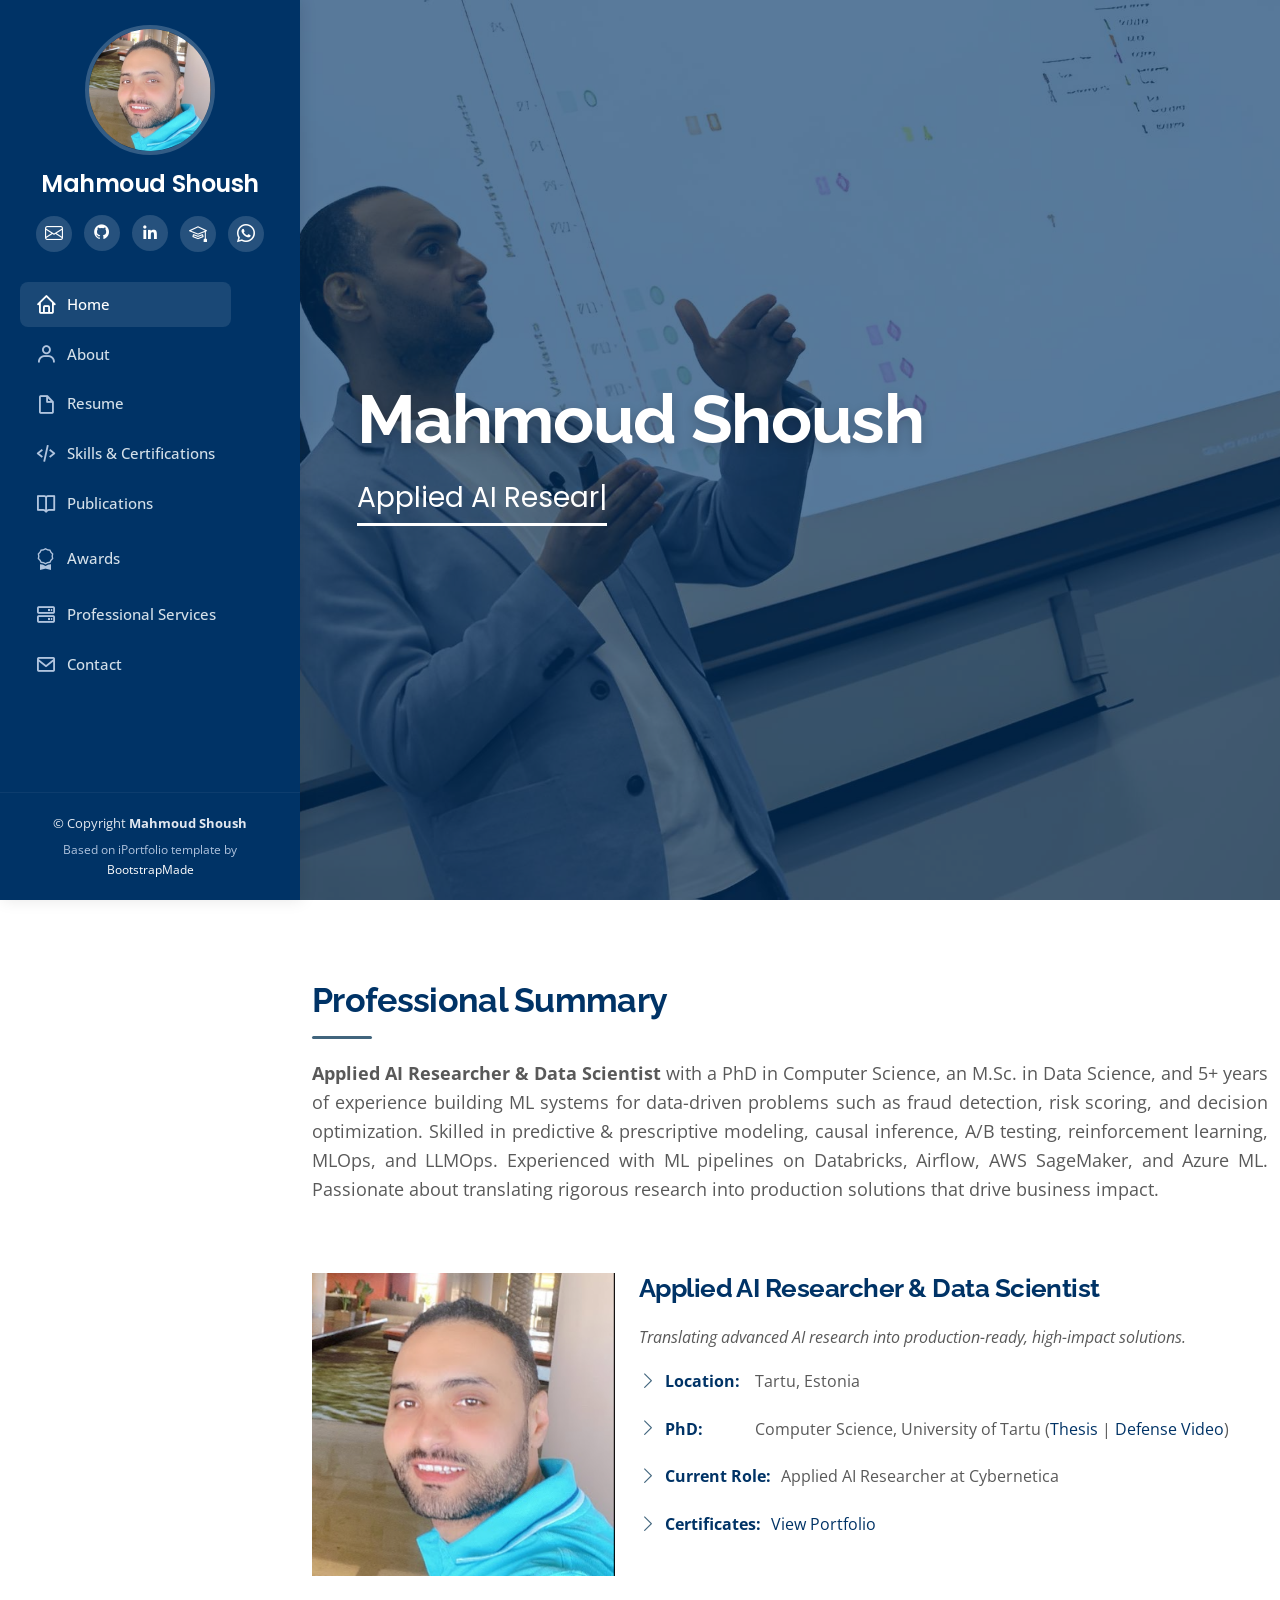
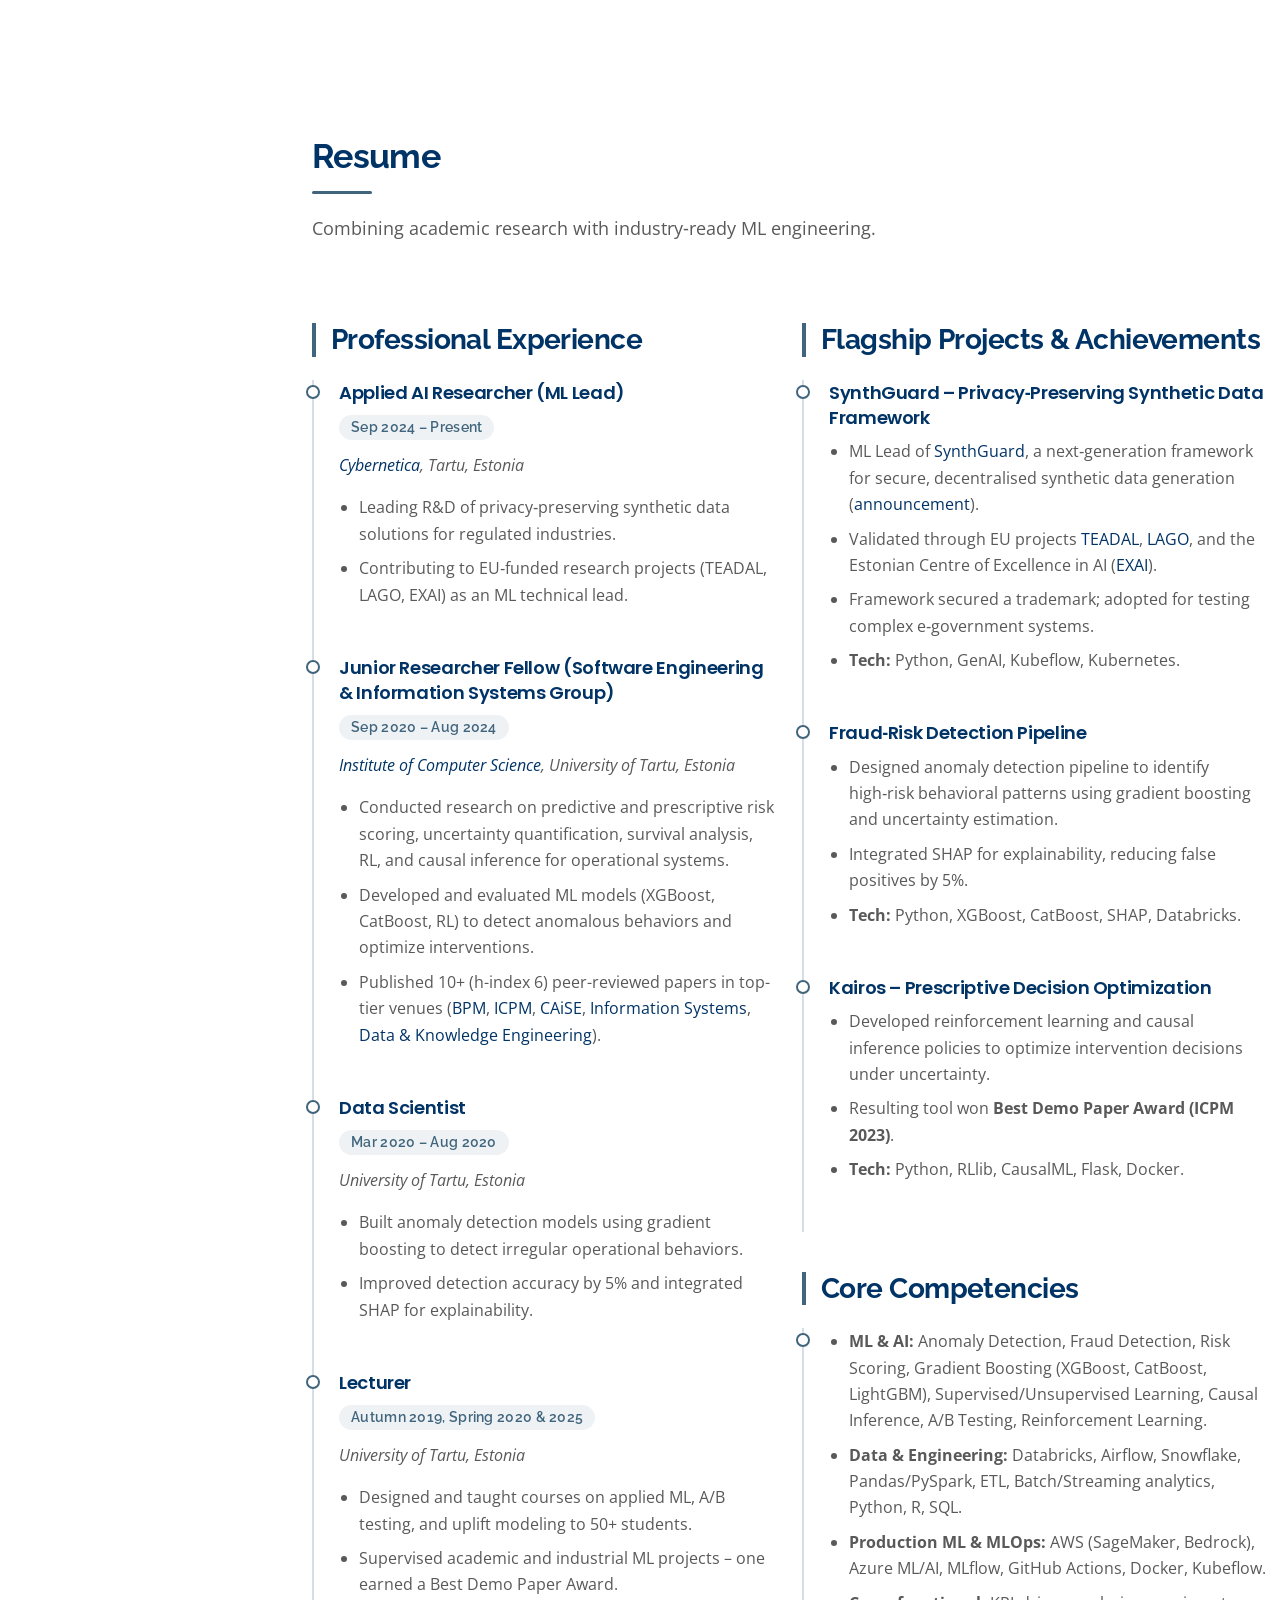
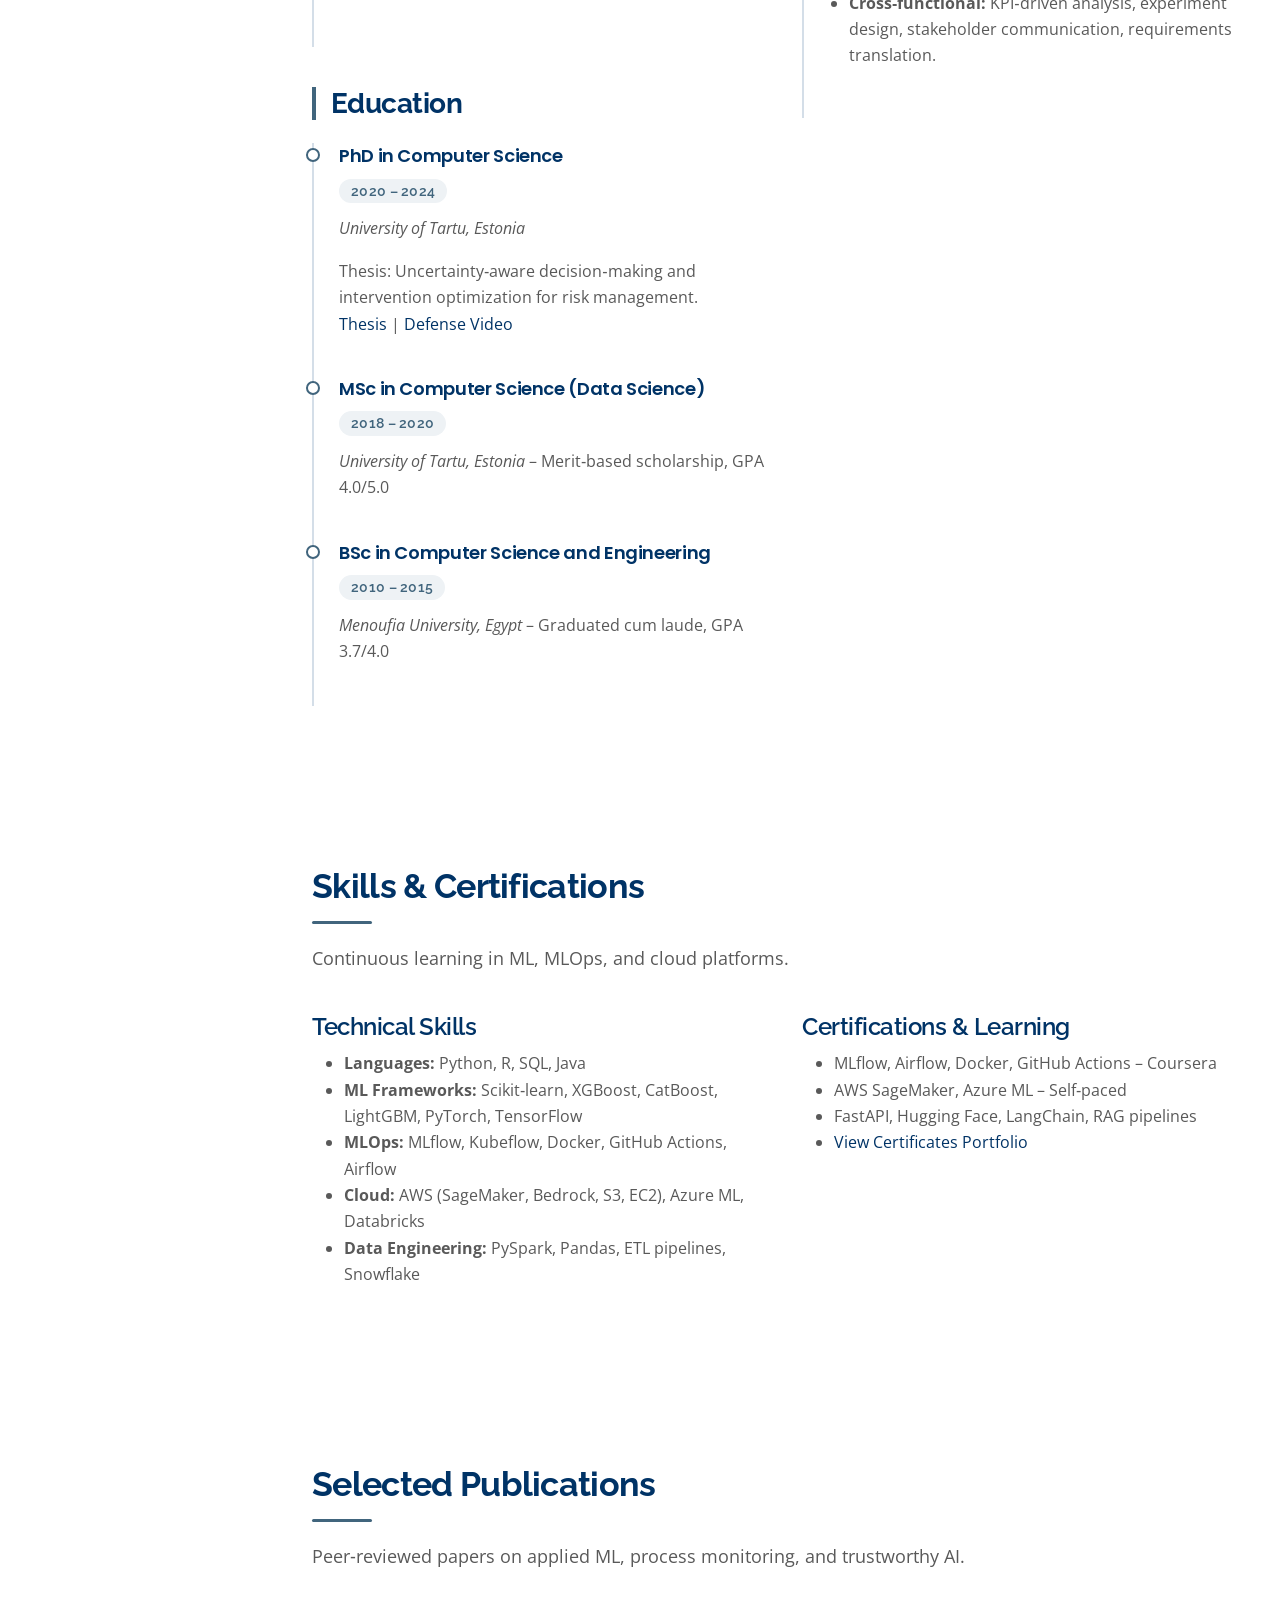
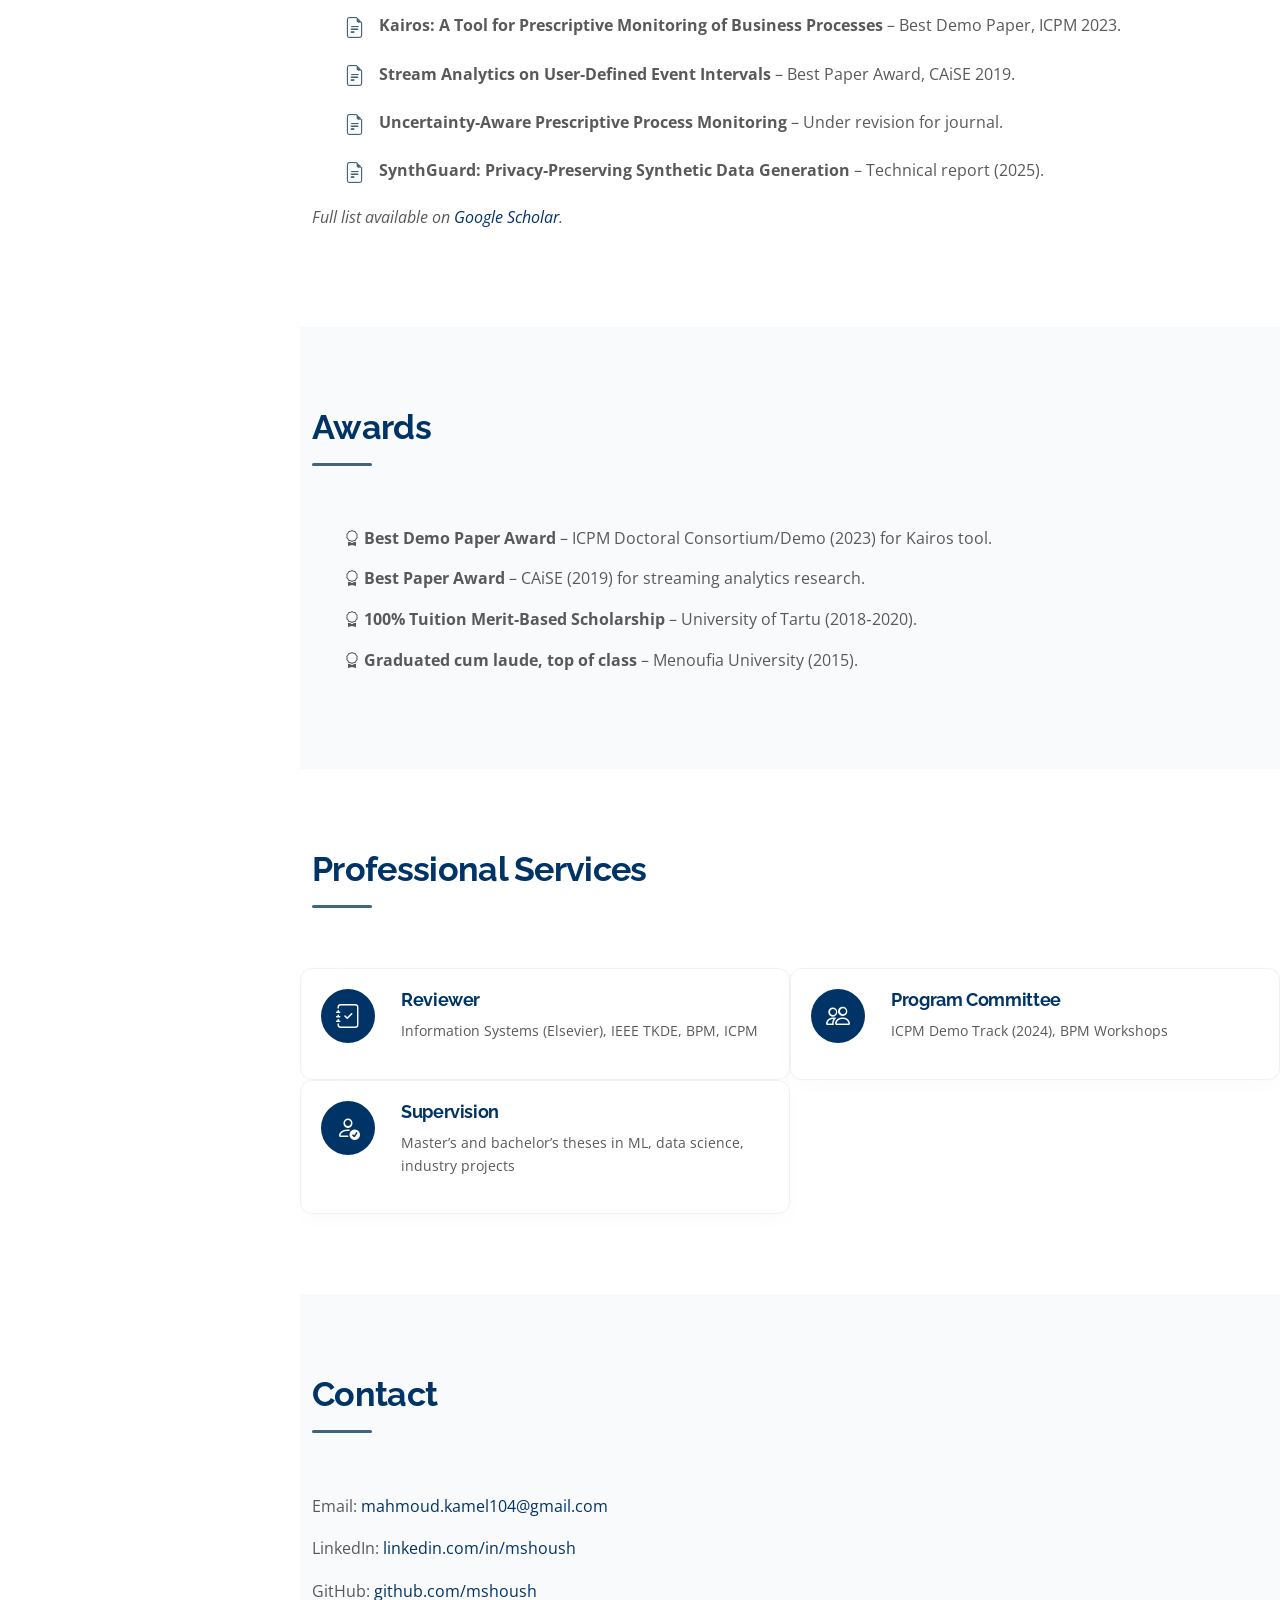
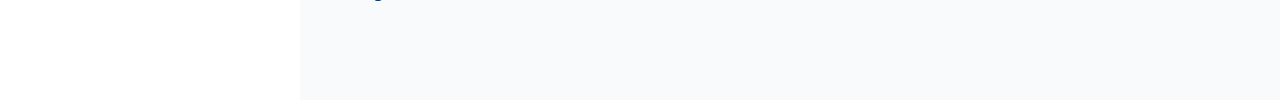
<file: index.html>
<!DOCTYPE html>
<html lang="en">

<head>
  <meta charset="utf-8">
  <meta content="width=device-width, initial-scale=1.0" name="viewport">

  <title>Mahmoud Shoush | Data Scientist & AI Researcher</title>
  <meta content="Data Scientist & AI Researcher with PhD in Computer Science. Expertise in fraud detection, prescriptive process monitoring, MLOps, and trustworthy AI." name="description">
  <meta content="Mahmoud Shoush, data scientist, fraud detection, prescriptive monitoring, reinforcement learning, MLOps, Azure, AWS" name="keywords">

  <!-- Favicons -->
  <link href="assets/img/favicon.png" rel="icon">
  <link href="assets/img/apple-touch-icon.png" rel="apple-touch-icon">

  <!-- Google Fonts -->
  <link href="https://fonts.googleapis.com/css?family=Open+Sans:300,300i,400,400i,600,600i,700,700i|Raleway:300,300i,400,400i,500,500i,600,600i,700,700i|Poppins:300,300i,400,400i,500,500i,600,600i,700,700i" rel="stylesheet">

  <!-- Vendor CSS Files -->
  <link href="assets/vendor/aos/aos.css" rel="stylesheet">
  <link href="assets/vendor/bootstrap/css/bootstrap.min.css" rel="stylesheet">
  <link href="assets/vendor/bootstrap-icons/bootstrap-icons.css" rel="stylesheet">
  <link href="assets/vendor/boxicons/css/boxicons.min.css" rel="stylesheet">
  <link href="assets/vendor/glightbox/css/glightbox.min.css" rel="stylesheet">
  <link href="assets/vendor/swiper/swiper-bundle.min.css" rel="stylesheet">

  <!-- Template Main CSS File -->
  <link href="assets/css/style.css" rel="stylesheet">

</head>

<body>

  <!-- Mobile nav toggle button -->
  <i class="bi bi-list mobile-nav-toggle d-xl-none"></i>

  <!-- Header -->
  <header id="header">
    <div class="d-flex flex-column">

      <div class="profile">
      <img src="assets/img/picture_profile.JPG" alt="Mahmoud Shoush" class="img-fluid rounded-circle">
      <h1 class="text-light"><a href="index.html">Mahmoud Shoush</a></h1>
      <div class="social-links mt-3 text-center">
        <a href="mailto:mahmoud.shoush104@gmail.com" class="email"><i class="bi bi-envelope"></i></a>
        <a href="https://github.com/mshoush" class="github"><i class="bx bxl-github"></i></a>
        <a href="https://www.linkedin.com/in/mshoush" class="linkedin"><i class="bx bxl-linkedin"></i></a>
        <a href="https://scholar.google.com/citations?user=Jw4rBlkAAAAJ&hl=en" class="google-scholar" target="_blank"><i class="bi bi-mortarboard"></i></a>
        <a href="https://wa.me/37255671302" class="whatsapp" target="_blank"><i class="bi bi-whatsapp"></i></a>
        <!-- <a href="https://etis.ee/CV/Mahmoud_Shoush" class="etis"><i class="bi bi-file-text"></i></a> -->
      </div>
    </div>

      <nav id="navbar" class="nav-menu navbar">
        <ul>
          <li><a href="#hero" class="nav-link scrollto active"><i class="bx bx-home"></i> <span>Home</span></a></li>
          <li><a href="#about" class="nav-link scrollto"><i class="bx bx-user"></i> <span>About</span></a></li>
          <li><a href="#resume" class="nav-link scrollto"><i class="bx bx-file-blank"></i> <span>Resume</span></a></li>
          <li><a href="#skills" class="nav-link scrollto"><i class="bx bx-code-alt"></i> <span>Skills & Certifications</span></a></li>
          <li><a href="#publications" class="nav-link scrollto"><i class="bx bx-book-open"></i> <span>Publications</span></a></li>
          <li><a href="#awards" class="nav-link scrollto"><i class="bi bi-award"></i> <span>Awards</span></a></li>
          <li><a href="#services" class="nav-link scrollto"><i class="bx bx-server"></i> <span>Professional Services</span></a></li>
          <li><a href="#contact" class="nav-link scrollto"><i class="bx bx-envelope"></i> <span>Contact</span></a></li>
        </ul>
      </nav>
    </div>
  </header>

  <!-- Hero Section -->
  <section id="hero" class="d-flex flex-column justify-content-center align-items-center">
    <div class="hero-container" data-aos="fade-in">
      <h1>Mahmoud Shoush</h1>
      <p><span class="typed" data-typed-items="Applied AI Researcher & Data Scientist"></span></p>
    </div>
  </section>

  <main id="main">

    <!-- About Section (Professional Summary) -->
    <section id="about" class="about">
      <div class="container">
        <div class="section-title">
          <h2>Professional Summary</h2>
          <p style="text-align: justify;">
            <strong>Applied AI Researcher & Data Scientist</strong> with a PhD in Computer Science, an M.Sc. in Data Science, and 5+ years of experience building ML systems for data-driven problems such as fraud detection, risk scoring, and decision optimization. Skilled in predictive & prescriptive modeling, causal inference, A/B testing, reinforcement learning, MLOps, and LLMOps. Experienced with ML pipelines on Databricks, Airflow, AWS SageMaker, and Azure ML. Passionate about translating rigorous research into production solutions that drive business impact.
            <br><br>
            <!--
            <strong>Resources:</strong> 
            <a href="https://www.linkedin.com/in/mshoush/" target="_blank">LinkedIn</a> | 
            <a href="https://scholar.google.com/citations?hl=en&user=Jw4rBlkAAAAJ&view_op=list_works&sortby=pubdate" target="_blank">Google Scholar</a> | 
            <a href="https://cs.ut.ee/en/content/doctoral-defence-mahmoud-shoush-prescriptive-process-monitoring-under-uncertainty-and" target="_blank">PhD Thesis</a> | 
            <a href="https://uttv.ee/naita?id=37024" target="_blank">PhD Defense Video</a> |
            <a href="https://drive.google.com/drive/folders/1ywFgggIO7jaDP-JR01UO_UOkV6JaAtUA" target="_blank">Certificates portfolio</a> | 
            <a href="https://github.com/mshoush" target="_blank">GitHub</a>
            -->
          </p>
        </div>

        <div class="row">
        <div class="col-lg-4" data-aos="fade-right">
          <img src="assets/img/picture_profile.JPG" class="img-fluid" alt="Mahmoud Shoush">
        </div>
        <div class="col-lg-8 pt-4 pt-lg-0 content" data-aos="fade-left">
          <h3>Applied AI Researcher & Data Scientist</h3>
          <p class="fst-italic">
            Translating advanced AI research into production-ready, high-impact solutions.
          </p>
          <div class="row">
            <div class="col-lg-12">
              <ul>
                <li><i class="bi bi-chevron-right"></i> <strong>Location:</strong> <span>Tartu, Estonia</span></li>
                <li><i class="bi bi-chevron-right"></i> <strong>PhD:</strong> <span>Computer Science, University of Tartu 
                  (<a href="https://cs.ut.ee/en/content/doctoral-defence-mahmoud-shoush-prescriptive-process-monitoring-under-uncertainty-and" target="_blank">Thesis</a> | 
                  <a href="https://uttv.ee/naita?id=37024" target="_blank">Defense Video</a>)
                </span></li>
                <li><i class="bi bi-chevron-right"></i> <strong>Current Role:</strong> <span>Applied AI Researcher at Cybernetica</span></li>
                <li><i class="bi bi-chevron-right"></i> <strong>Certificates:</strong> <span><a href="https://drive.google.com/drive/folders/1ywFgggIO7jaDP-JR01UO_UOkV6JaAtUA" target="_blank">View Portfolio</a></span></li>
              </ul>
            </div>
          </div>
        </div>
      </div>
    </section>

        <!-- Resume Section (Experience & Education) -->
    <section id="resume" class="resume">
      <div class="container">
        <div class="section-title">
          <h2>Resume</h2>
          <p>Combining academic research with industry‑ready ML engineering.</p>
        </div>

        <div class="row">
          <!-- Left Column: Professional Experience & Education -->
          <div class="col-lg-6" data-aos="fade-up">
            <h3 class="resume-title">Professional Experience</h3>
            
            <div class="resume-item">
            <h4>Applied AI Researcher (ML Lead)</h4>
            <h5>Sep 2024 – Present</h5>
            <p><em><a href="https://cyber.ee/" target="_blank">Cybernetica</a>, Tartu, Estonia</em></p>
            <ul>
              <li>Leading R&D of privacy‑preserving synthetic data solutions for regulated industries.</li>  
              <li>Contributing to EU‑funded research projects (TEADAL, LAGO, EXAI) as an ML technical lead.</li>
            </ul>
          </div>

            <div class="resume-item">
            <h4>Junior Researcher Fellow (<a href="https://sep.cs.ut.ee/" target="_blank">Software Engineering & Information Systems Group</a>)</h4>
            <h5>Sep 2020 – Aug 2024</h5>
            <p><em><a href="https://cs.ut.ee/et" target="_blank">Institute of Computer Science</a>, University of Tartu, Estonia</em></p>
           <ul>
              <li>Conducted research on predictive and prescriptive risk scoring, uncertainty quantification, survival analysis, RL, and causal inference for operational systems.</li>
              <li>Developed and evaluated ML models (XGBoost, CatBoost, RL) to detect anomalous behaviors and optimize interventions.</li>
              <li>Published 10+ (h-index 6) peer-reviewed papers in top-tier venues (<a href="https://bpm-conference.org/" target="_blank">BPM</a>, <a href="https://icpmconference.org/" target="_blank">ICPM</a>, <a href="https://caise26.polimi.it/" target="_blank">CAiSE</a>, <a href="https://www.sciencedirect.com/journal/information-systems" target="_blank">Information Systems</a>, <a href="https://www.sciencedirect.com/journal/data-and-knowledge-engineering" target="_blank">Data & Knowledge Engineering</a>).</li>             
            </ul>
          </div>

            <div class="resume-item">
              <h4>Data Scientist</h4>
              <h5>Mar 2020 – Aug 2020</h5>
              <p><em>University of Tartu, Estonia</em></p>
              <ul>
                <li>Built anomaly detection models using gradient boosting to detect irregular operational behaviors.</li>
                <li>Improved detection accuracy by 5% and integrated SHAP for explainability.</li>
              </ul>
            </div>

            <div class="resume-item">
              <h4>Lecturer</h4>
              <h5>Autumn 2019, Spring 2020 & 2025</h5>
              <p><em>University of Tartu, Estonia</em></p>
              <ul>
                <li>Designed and taught courses on applied ML, A/B testing, and uplift modeling to 50+ students.</li>
                <li>Supervised academic and industrial ML projects – one earned a Best Demo Paper Award.</li>
              </ul>
            </div>

            <h3 class="resume-title">Education</h3>
            <div class="resume-item">
              <h4>PhD in Computer Science</h4>
              <h5>2020 – 2024</h5>
              <p><em>University of Tartu, Estonia</em></p>
              <p>Thesis: Uncertainty‑aware decision‑making and intervention optimization for risk management. <br>
              <a href="https://cs.ut.ee/en/content/doctoral-defence-mahmoud-shoush-prescriptive-process-monitoring-under-uncertainty-and" target="_blank">Thesis</a> | <a href="https://uttv.ee/naita?id=37024" target="_blank">Defense Video</a></p>
            </div>
            <div class="resume-item">
              <h4>MSc in Computer Science (Data Science)</h4>
              <h5>2018 – 2020</h5>
              <p><em>University of Tartu, Estonia</em> – Merit‑based scholarship, GPA 4.0/5.0</p>
            </div>
            <div class="resume-item">
              <h4>BSc in Computer Science and Engineering</h4>
              <h5>2010 – 2015</h5>
              <p><em>Menoufia University, Egypt</em> – Graduated cum laude, GPA 3.7/4.0</p>
            </div>
          </div>

          <!-- Right Column: Projects & Achievements -->
          <div class="col-lg-6" data-aos="fade-up" data-aos-delay="100">
            <h3 class="resume-title">Flagship Projects & Achievements</h3>
            
            <div class="resume-item">
            <h4>SynthGuard – Privacy‑Preserving Synthetic Data Framework</h4>
            <ul>
              <li>ML Lead of <a href="https://github.com/SynthGuard" target="_blank">SynthGuard</a>, a next‑generation framework for secure, decentralised synthetic data generation (<a href="https://cyber.ee/resources/news/redefining-synthetic-data-generation-with-synthguard/" target="_blank">announcement</a>).</li>              
              <li>Validated through EU projects <a href="https://teadal.eu/" target="_blank">TEADAL</a>, <a href="https://lago-europe.eu/" target="_blank">LAGO</a>, and the Estonian Centre of Excellence in AI (<a href="https://exai.ee/" target="_blank">EXAI</a>).</li>
              <li>Framework secured a trademark; adopted for testing complex e‑government systems.</li>
              <li><strong>Tech:</strong> Python, GenAI, Kubeflow, Kubernetes.</li>
            </ul>
          </div>

            <div class="resume-item">
              <h4>Fraud‑Risk Detection Pipeline</h4>
              <ul>
                <li>Designed anomaly detection pipeline to identify high‑risk behavioral patterns using gradient boosting and uncertainty estimation.</li>
                <li>Integrated SHAP for explainability, reducing false positives by 5%.</li>
                <li><strong>Tech:</strong> Python, XGBoost, CatBoost, SHAP, Databricks.</li>
              </ul>
            </div>

            <div class="resume-item">
              <h4>Kairos – Prescriptive Decision Optimization</h4>
              <ul>
                <li>Developed reinforcement learning and causal inference policies to optimize intervention decisions under uncertainty.</li>
                <li>Resulting tool won <strong>Best Demo Paper Award (ICPM 2023)</strong>.</li>
                <li><strong>Tech:</strong> Python, RLlib, CausalML, Flask, Docker.</li>
              </ul>
            </div>

            <h3 class="resume-title">Core Competencies</h3>
            <div class="resume-item">
              <ul>
                <li><strong>ML & AI:</strong> Anomaly Detection, Fraud Detection, Risk Scoring, Gradient Boosting (XGBoost, CatBoost, LightGBM), Supervised/Unsupervised Learning, Causal Inference, A/B Testing, Reinforcement Learning.</li>
                <li><strong>Data & Engineering:</strong> Databricks, Airflow, Snowflake, Pandas/PySpark, ETL, Batch/Streaming analytics, Python, R, SQL.</li>
                <li><strong>Production ML & MLOps:</strong> AWS (SageMaker, Bedrock), Azure ML/AI, MLflow, GitHub Actions, Docker, Kubeflow.</li>
                <li><strong>Cross‑functional:</strong> KPI‑driven analysis, experiment design, stakeholder communication, requirements translation.</li>
              </ul>
            </div>
          </div>
        </div>

      </div>
    </section>
    
    <!-- Skills & Certifications Section -->
    <section id="skills" class="skills">
      <div class="container">
        <div class="section-title">
          <h2>Skills & Certifications</h2>
          <p>Continuous learning in ML, MLOps, and cloud platforms.</p>
        </div>
        <div class="row">
          <div class="col-lg-6" data-aos="fade-up">
            <div class="skills-content">
              <h4>Technical Skills</h4>
              <ul>
                <li><strong>Languages:</strong> Python, R, SQL, Java</li>
                <li><strong>ML Frameworks:</strong> Scikit‑learn, XGBoost, CatBoost, LightGBM, PyTorch, TensorFlow</li>
                <li><strong>MLOps:</strong> MLflow, Kubeflow, Docker, GitHub Actions, Airflow</li>
                <li><strong>Cloud:</strong> AWS (SageMaker, Bedrock, S3, EC2), Azure ML, Databricks</li>
                <li><strong>Data Engineering:</strong> PySpark, Pandas, ETL pipelines, Snowflake</li>
              </ul>
            </div>
          </div>
          <div class="col-lg-6" data-aos="fade-up" data-aos-delay="100">
            <div class="skills-content">
              <h4>Certifications & Learning</h4>
              <ul>
                <li>MLflow, Airflow, Docker, GitHub Actions – Coursera</li>
                <li>AWS SageMaker, Azure ML – Self‑paced</li>
                <li>FastAPI, Hugging Face, LangChain, RAG pipelines</li>
                <li><a href="#">View Certificates Portfolio</a></li>
              </ul>
            </div>
          </div>
        </div>
      </div>
    </section>

    <!-- Publications Section (abbreviated – can expand later) -->
    <section id="publications" class="resume">
      <div class="container">
        <div class="section-title">
          <h2>Selected Publications</h2>
          <p>Peer‑reviewed papers on applied ML, process monitoring, and trustworthy AI.</p>
        </div>
        <ul>
          <p><i class="bi bi-file-earmark-text"></i> <b>Kairos: A Tool for Prescriptive Monitoring of Business Processes</b> – Best Demo Paper, ICPM 2023.</p>
          <p><i class="bi bi-file-earmark-text"></i> <b>Stream Analytics on User‑Defined Event Intervals</b> – Best Paper Award, CAiSE 2019.</p>
          <p><i class="bi bi-file-earmark-text"></i> <b>Uncertainty‑Aware Prescriptive Process Monitoring</b> – Under revision for journal.</p>
          <p><i class="bi bi-file-earmark-text"></i> <b>SynthGuard: Privacy‑Preserving Synthetic Data Generation</b> – Technical report (2025).</p>
        </ul>
        <p><em>Full list available on <a href="#">Google Scholar</a>.</em></p>
      </div>
    </section>

    <!-- Awards Section -->
    <section id="awards" class="resume section-bg">
      <div class="container">
        <div class="section-title">
          <h2>Awards</h2>
        </div>
        <ul>
          <p><i class="bi bi-award"></i> <strong>Best Demo Paper Award</strong> – ICPM Doctoral Consortium/Demo (2023) for Kairos tool.</p>
          <p><i class="bi bi-award"></i> <strong>Best Paper Award</strong> – CAiSE (2019) for streaming analytics research.</p>
          <p><i class="bi bi-award"></i> <strong>100% Tuition Merit‑Based Scholarship</strong> – University of Tartu (2018‑2020).</p>
          <p><i class="bi bi-award"></i> <strong>Graduated cum laude, top of class</strong> – Menoufia University (2015).</p>
        </ul>
      </div>
    </section>

    <!-- Professional Services Section -->
    <section id="services" class="services">
      <div class="container">
        <div class="section-title">
          <h2>Professional Services</h2>
        </div>
        <div class="row">
          <div class="col-lg-6 col-md-6 icon-box">
            <div class="icon"><i class="bi bi-journal-check"></i></div>
            <h4 class="title"><a href="">Reviewer</a></h4>
            <p class="description">Information Systems (Elsevier), IEEE TKDE, BPM, ICPM</p>
          </div>
          <div class="col-lg-6 col-md-6 icon-box">
            <div class="icon"><i class="bi bi-people"></i></div>
            <h4 class="title"><a href="">Program Committee</a></h4>
            <p class="description">ICPM Demo Track (2024), BPM Workshops</p>
          </div>
          <div class="col-lg-6 col-md-6 icon-box">
            <div class="icon"><i class="bi bi-person-check"></i></div>
            <h4 class="title"><a href="">Supervision</a></h4>
            <p class="description">Master’s and bachelor’s theses in ML, data science, industry projects</p>
          </div>
        </div>
      </div>
    </section>

    <!-- Contact Section (optional) -->
    <section id="contact" class="contact section-bg">
      <div class="container">
        <div class="section-title">
          <h2>Contact</h2>
        </div>
        <div class="row">
          <div class="col-lg-12">
            <p>Email: <a href="mailto:mahmoud.kamel104@gmail.com">mahmoud.kamel104@gmail.com</a></p>
            <p>LinkedIn: <a href="https://linkedin.com/in/mshoush">linkedin.com/in/mshoush</a></p>
            <p>GitHub: <a href="https://github.com/mshoush">github.com/mshoush</a></p>
          </div>
        </div>
      </div>
    </section>

  </main>

  <!-- Footer -->
  <footer id="footer">
    <div class="container">
      <div class="copyright">
        &copy; Copyright <strong><span>Mahmoud Shoush</span></strong>
      </div>
      <div class="credits">
        Based on iPortfolio template by <a href="https://bootstrapmade.com/">BootstrapMade</a>
      </div>
    </div>
  </footer>

  <a href="#" class="back-to-top d-flex align-items-center justify-content-center"><i class="bi bi-arrow-up-short"></i></a>

  <!-- Vendor JS Files -->
  <script src="assets/vendor/purecounter/purecounter_vanilla.js"></script>
  <script src="assets/vendor/aos/aos.js"></script>
  <script src="assets/vendor/bootstrap/js/bootstrap.bundle.min.js"></script>
  <script src="assets/vendor/glightbox/js/glightbox.min.js"></script>
  <script src="assets/vendor/isotope-layout/isotope.pkgd.min.js"></script>
  <script src="assets/vendor/swiper/swiper-bundle.min.js"></script>
  <script src="assets/vendor/typed.js/typed.min.js"></script>
  <script src="assets/vendor/waypoints/noframework.waypoints.js"></script>
  <script src="assets/vendor/php-email-form/validate.js"></script>

  <script src="assets/js/main.js"></script>

</body>
</html>
</file>
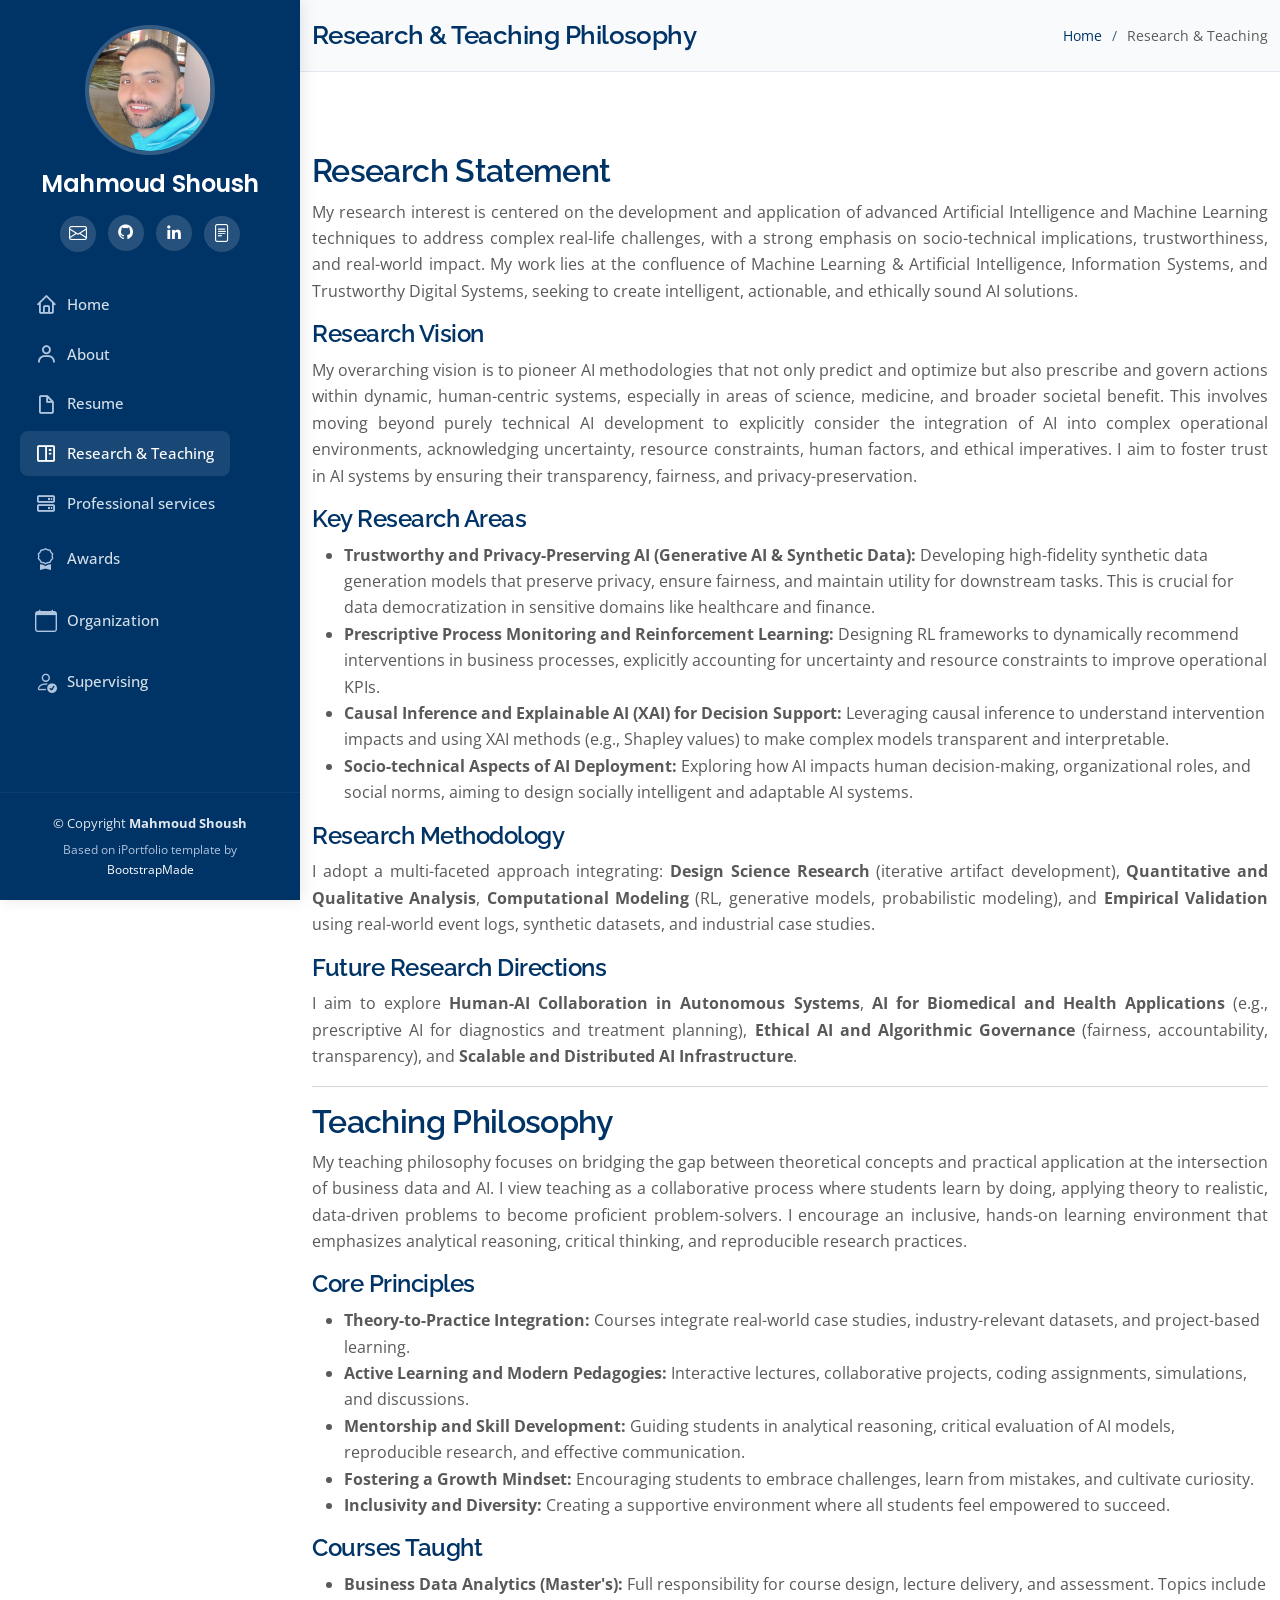
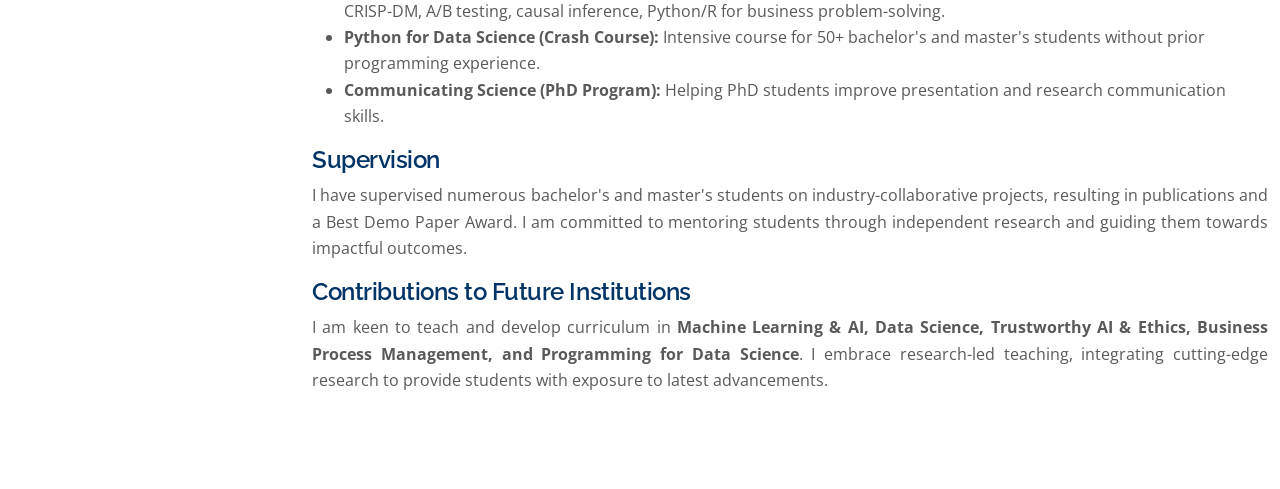
<file: inner-page.html>
<!DOCTYPE html>
<html lang="en">

<head>
  <meta charset="utf-8">
  <meta content="width=device-width, initial-scale=1.0" name="viewport">

  <title>Research & Teaching - Mahmoud Shoush</title>
  <meta content="Mahmoud Shoush's research on trustworthy AI, prescriptive process monitoring, reinforcement learning, and teaching philosophy in data science and AI." name="description">
  <meta content="Mahmoud Shoush, research, teaching, AI, prescriptive process mining, synthetic data, trustworthy AI" name="keywords">

  <!-- Favicons -->
  <link href="assets/img/favicon.png" rel="icon">
  <link href="assets/img/apple-touch-icon.png" rel="apple-touch-icon">

  <!-- Google Fonts -->
  <link href="https://fonts.googleapis.com/css?family=Open+Sans:300,300i,400,400i,600,600i,700,700i|Raleway:300,300i,400,400i,500,500i,600,600i,700,700i|Poppins:300,300i,400,400i,500,500i,600,600i,700,700i" rel="stylesheet">

  <!-- Vendor CSS Files -->
  <link href="assets/vendor/aos/aos.css" rel="stylesheet">
  <link href="assets/vendor/bootstrap/css/bootstrap.min.css" rel="stylesheet">
  <link href="assets/vendor/bootstrap-icons/bootstrap-icons.css" rel="stylesheet">
  <link href="assets/vendor/boxicons/css/boxicons.min.css" rel="stylesheet">
  <link href="assets/vendor/glightbox/css/glightbox.min.css" rel="stylesheet">
  <link href="assets/vendor/swiper/swiper-bundle.min.css" rel="stylesheet">

  <!-- Template Main CSS File -->
  <link href="assets/css/style.css" rel="stylesheet">

</head>

<body>

  <!-- Mobile nav toggle button -->
  <i class="bi bi-list mobile-nav-toggle d-xl-none"></i>

  <!-- Header -->
  <header id="header">
    <div class="d-flex flex-column">

      <div class="profile">
        <img src="assets/img/picture_profile.JPG" alt="Mahmoud Shoush" class="img-fluid rounded-circle">
        <h1 class="text-light"><a href="index.html">Mahmoud Shoush</a></h1>
        <div class="social-links mt-3 text-center">
          <a href="mailto:mahmoud.kamel104@gmail.com" class="email"><i class="bi bi-envelope"></i></a>
          <a href="https://github.com/mshoush" class="github"><i class="bx bxl-github"></i></a>
          <a href="https://www.linkedin.com/in/mshoush" class="linkedin"><i class="bx bxl-linkedin"></i></a>
          <a href="https://etis.ee/CV/Mahmoud_Shoush" class="etis"><i class="bi bi-file-text"></i></a>
        </div>
      </div>

      <nav id="navbar" class="nav-menu navbar">
        <ul>
          <li><a href="index.html#hero" class="nav-link scrollto"><i class="bx bx-home"></i> <span>Home</span></a></li>
          <li><a href="index.html#about" class="nav-link scrollto"><i class="bx bx-user"></i> <span>About</span></a></li>
          <li><a href="index.html#resume" class="nav-link scrollto"><i class="bx bx-file-blank"></i> <span>Resume</span></a></li>
          <li><a href="inner-page.html" class="nav-link active"><i class="bx bx-book-content"></i> <span>Research & Teaching</span></a></li>
          <li><a href="index.html#services" class="nav-link scrollto"><i class="bx bx-server"></i> <span>Professional services</span></a></li>
          <li><a href="index.html#awards" class="nav-link scrollto"><i class="bi bi-award"></i> <span>Awards</span></a></li>
          <li><a href="index.html#organizing" class="nav-link scrollto"><i class="bi bi-calendar"></i> <span>Organization</span></a></li>
          <li><a href="index.html#supervise" class="nav-link scrollto"><i class="bi bi-person-check"></i> <span>Supervising</span></a></li>
        </ul>
      </nav>
    </div>
  </header><!-- End Header -->

  <main id="main">

    <!-- Breadcrumbs -->
    <section class="breadcrumbs">
      <div class="container">
        <div class="d-flex justify-content-between align-items-center">
          <h2>Research & Teaching Philosophy</h2>
          <ol>
            <li><a href="index.html">Home</a></li>
            <li>Research & Teaching</li>
          </ol>
        </div>
      </div>
    </section><!-- End Breadcrumbs -->

    <!-- Research & Teaching Content -->
    <section class="inner-page">
      <div class="container">
        
        <!-- Research Statement -->
        <div data-aos="fade-up">
          <h2>Research Statement</h2>
          <p style="text-align: justify;">
            My research interest is centered on the development and application of advanced Artificial Intelligence and Machine Learning techniques to address complex real-life challenges, with a strong emphasis on socio-technical implications, trustworthiness, and real-world impact. My work lies at the confluence of Machine Learning & Artificial Intelligence, Information Systems, and Trustworthy Digital Systems, seeking to create intelligent, actionable, and ethically sound AI solutions.
          </p>
          <h4>Research Vision</h4>
          <p style="text-align: justify;">
            My overarching vision is to pioneer AI methodologies that not only predict and optimize but also prescribe and govern actions within dynamic, human-centric systems, especially in areas of science, medicine, and broader societal benefit. This involves moving beyond purely technical AI development to explicitly consider the integration of AI into complex operational environments, acknowledging uncertainty, resource constraints, human factors, and ethical imperatives. I aim to foster trust in AI systems by ensuring their transparency, fairness, and privacy-preservation.
          </p>
          <h4>Key Research Areas</h4>
          <ul>
            <li><strong>Trustworthy and Privacy-Preserving AI (Generative AI & Synthetic Data):</strong> Developing high-fidelity synthetic data generation models that preserve privacy, ensure fairness, and maintain utility for downstream tasks. This is crucial for data democratization in sensitive domains like healthcare and finance.</li>
            <li><strong>Prescriptive Process Monitoring and Reinforcement Learning:</strong> Designing RL frameworks to dynamically recommend interventions in business processes, explicitly accounting for uncertainty and resource constraints to improve operational KPIs.</li>
            <li><strong>Causal Inference and Explainable AI (XAI) for Decision Support:</strong> Leveraging causal inference to understand intervention impacts and using XAI methods (e.g., Shapley values) to make complex models transparent and interpretable.</li>
            <li><strong>Socio-technical Aspects of AI Deployment:</strong> Exploring how AI impacts human decision-making, organizational roles, and social norms, aiming to design socially intelligent and adaptable AI systems.</li>
          </ul>
          <h4>Research Methodology</h4>
          <p style="text-align: justify;">
            I adopt a multi-faceted approach integrating: <strong>Design Science Research</strong> (iterative artifact development), <strong>Quantitative and Qualitative Analysis</strong>, <strong>Computational Modeling</strong> (RL, generative models, probabilistic modeling), and <strong>Empirical Validation</strong> using real-world event logs, synthetic datasets, and industrial case studies.
          </p>
          <h4>Future Research Directions</h4>
          <p style="text-align: justify;">
            I aim to explore <strong>Human-AI Collaboration in Autonomous Systems</strong>, <strong>AI for Biomedical and Health Applications</strong> (e.g., prescriptive AI for diagnostics and treatment planning), <strong>Ethical AI and Algorithmic Governance</strong> (fairness, accountability, transparency), and <strong>Scalable and Distributed AI Infrastructure</strong>.
          </p>
          <hr>
        </div>

        <!-- Teaching Philosophy -->
        <div data-aos="fade-up">
          <h2>Teaching Philosophy</h2>
          <p style="text-align: justify;">
            My teaching philosophy focuses on bridging the gap between theoretical concepts and practical application at the intersection of business data and AI. I view teaching as a collaborative process where students learn by doing, applying theory to realistic, data-driven problems to become proficient problem-solvers. I encourage an inclusive, hands-on learning environment that emphasizes analytical reasoning, critical thinking, and reproducible research practices.
          </p>
          <h4>Core Principles</h4>
          <ul>
            <li><strong>Theory-to-Practice Integration:</strong> Courses integrate real-world case studies, industry-relevant datasets, and project-based learning.</li>
            <li><strong>Active Learning and Modern Pedagogies:</strong> Interactive lectures, collaborative projects, coding assignments, simulations, and discussions.</li>
            <li><strong>Mentorship and Skill Development:</strong> Guiding students in analytical reasoning, critical evaluation of AI models, reproducible research, and effective communication.</li>
            <li><strong>Fostering a Growth Mindset:</strong> Encouraging students to embrace challenges, learn from mistakes, and cultivate curiosity.</li>
            <li><strong>Inclusivity and Diversity:</strong> Creating a supportive environment where all students feel empowered to succeed.</li>
          </ul>
          <h4>Courses Taught</h4>
          <ul>
            <li><strong>Business Data Analytics (Master's):</strong> Full responsibility for course design, lecture delivery, and assessment. Topics include CRISP-DM, A/B testing, causal inference, Python/R for business problem-solving.</li>
            <li><strong>Python for Data Science (Crash Course):</strong> Intensive course for 50+ bachelor's and master's students without prior programming experience.</li>
            <li><strong>Communicating Science (PhD Program):</strong> Helping PhD students improve presentation and research communication skills.</li>
          </ul>
          <h4>Supervision</h4>
          <p style="text-align: justify;">
            I have supervised numerous bachelor's and master's students on industry-collaborative projects, resulting in publications and a Best Demo Paper Award. I am committed to mentoring students through independent research and guiding them towards impactful outcomes.
          </p>
          <h4>Contributions to Future Institutions</h4>
          <p style="text-align: justify;">
            I am keen to teach and develop curriculum in <strong>Machine Learning & AI, Data Science, Trustworthy AI & Ethics, Business Process Management, and Programming for Data Science</strong>. I embrace research-led teaching, integrating cutting-edge research to provide students with exposure to latest advancements.
          </p>
        </div>

      </div>
    </section>

  </main><!-- End #main -->

  <!-- Footer -->
  <footer id="footer">
    <div class="container">
      <div class="copyright">
        &copy; Copyright <strong><span>Mahmoud Shoush</span></strong>
      </div>
      <div class="credits">
        Based on iPortfolio template by <a href="https://bootstrapmade.com/">BootstrapMade</a>
      </div>
    </div>
  </footer>

  <a href="#" class="back-to-top d-flex align-items-center justify-content-center"><i class="bi bi-arrow-up-short"></i></a>

  <!-- Vendor JS Files -->
  <script src="assets/vendor/purecounter/purecounter_vanilla.js"></script>
  <script src="assets/vendor/aos/aos.js"></script>
  <script src="assets/vendor/bootstrap/js/bootstrap.bundle.min.js"></script>
  <script src="assets/vendor/glightbox/js/glightbox.min.js"></script>
  <script src="assets/vendor/isotope-layout/isotope.pkgd.min.js"></script>
  <script src="assets/vendor/swiper/swiper-bundle.min.js"></script>
  <script src="assets/vendor/typed.js/typed.min.js"></script>
  <script src="assets/vendor/waypoints/noframework.waypoints.js"></script>
  <script src="assets/vendor/php-email-form/validate.js"></script>

  <!-- Template Main JS File -->
  <script src="assets/js/main.js"></script>

</body>

</html>
</file>
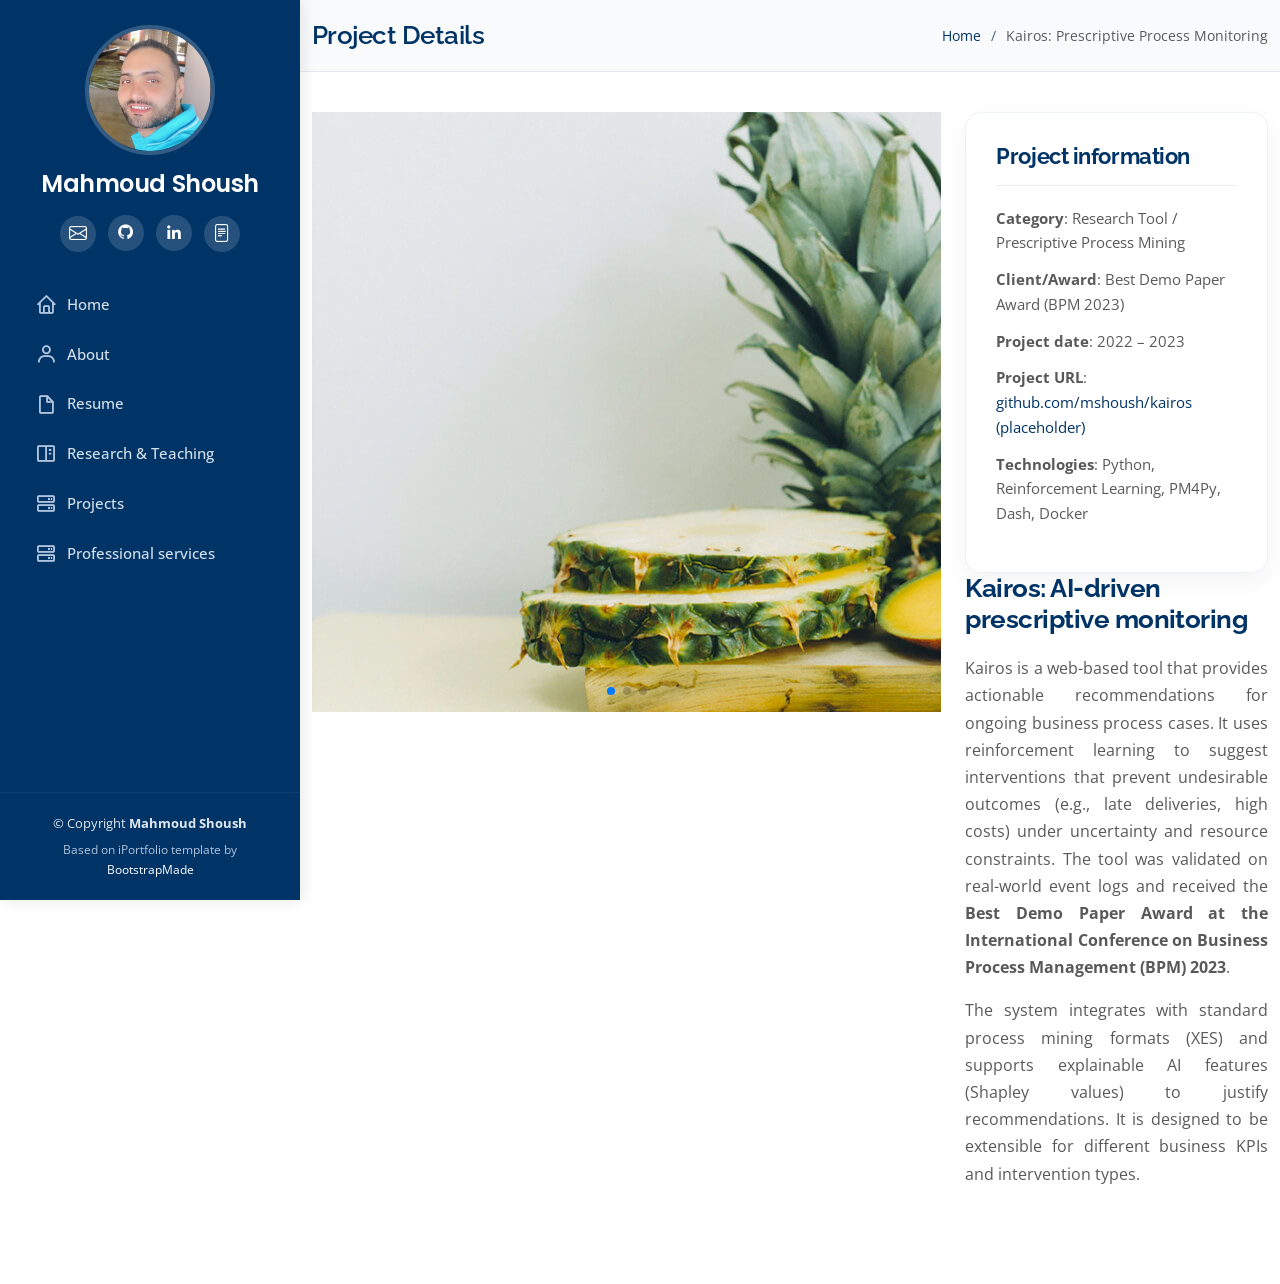
<file: portfolio-details.html>
<!DOCTYPE html>
<html lang="en">

<head>
  <meta charset="utf-8">
  <meta content="width=device-width, initial-scale=1.0" name="viewport">

  <title>Project: Kairos - Mahmoud Shoush</title>
  <meta content="Kairos: A tool for prescriptive monitoring of business processes using reinforcement learning." name="description">
  <meta content="Mahmoud Shoush, Kairos, prescriptive process monitoring, reinforcement learning, BPM tool" name="keywords">

  <!-- Favicons -->
  <link href="assets/img/favicon.png" rel="icon">
  <link href="assets/img/apple-touch-icon.png" rel="apple-touch-icon">

  <!-- Google Fonts -->
  <link href="https://fonts.googleapis.com/css?family=Open+Sans:300,300i,400,400i,600,600i,700,700i|Raleway:300,300i,400,400i,500,500i,600,600i,700,700i|Poppins:300,300i,400,400i,500,500i,600,600i,700,700i" rel="stylesheet">

  <!-- Vendor CSS Files -->
  <link href="assets/vendor/aos/aos.css" rel="stylesheet">
  <link href="assets/vendor/bootstrap/css/bootstrap.min.css" rel="stylesheet">
  <link href="assets/vendor/bootstrap-icons/bootstrap-icons.css" rel="stylesheet">
  <link href="assets/vendor/boxicons/css/boxicons.min.css" rel="stylesheet">
  <link href="assets/vendor/glightbox/css/glightbox.min.css" rel="stylesheet">
  <link href="assets/vendor/swiper/swiper-bundle.min.css" rel="stylesheet">

  <!-- Template Main CSS File -->
  <link href="assets/css/style.css" rel="stylesheet">

</head>

<body>

  <!-- Mobile nav toggle button -->
  <i class="bi bi-list mobile-nav-toggle d-xl-none"></i>

  <!-- Header -->
  <header id="header">
    <div class="d-flex flex-column">

      <div class="profile">
        <img src="assets/img/picture_profile.JPG" alt="Mahmoud Shoush" class="img-fluid rounded-circle">
        <h1 class="text-light"><a href="index.html">Mahmoud Shoush</a></h1>
        <div class="social-links mt-3 text-center">
          <a href="mailto:mahmoud.kamel104@gmail.com" class="email"><i class="bi bi-envelope"></i></a>
          <a href="https://github.com/mshoush" class="github"><i class="bx bxl-github"></i></a>
          <a href="https://www.linkedin.com/in/mshoush" class="linkedin"><i class="bx bxl-linkedin"></i></a>
          <a href="https://etis.ee/CV/Mahmoud_Shoush" class="etis"><i class="bi bi-file-text"></i></a>
        </div>
      </div>

      <nav id="navbar" class="nav-menu navbar">
        <ul>
          <li><a href="index.html#hero" class="nav-link scrollto"><i class="bx bx-home"></i> <span>Home</span></a></li>
          <li><a href="index.html#about" class="nav-link scrollto"><i class="bx bx-user"></i> <span>About</span></a></li>
          <li><a href="index.html#resume" class="nav-link scrollto"><i class="bx bx-file-blank"></i> <span>Resume</span></a></li>
          <li><a href="inner-page.html" class="nav-link"><i class="bx bx-book-content"></i> <span>Research & Teaching</span></a></li>
          <li><a href="#portfolio" class="nav-link scrollto"><i class="bx bx-server"></i> <span>Projects</span></a></li>
          <li><a href="index.html#services" class="nav-link scrollto"><i class="bx bx-server"></i> <span>Professional services</span></a></li>
        </ul>
      </nav>
    </div>
  </header><!-- End Header -->

  <main id="main">

    <!-- Breadcrumbs -->
    <section id="breadcrumbs" class="breadcrumbs">
      <div class="container">
        <div class="d-flex justify-content-between align-items-center">
          <h2>Project Details</h2>
          <ol>
            <li><a href="index.html">Home</a></li>
            <li>Kairos: Prescriptive Process Monitoring</li>
          </ol>
        </div>
      </div>
    </section>

    <!-- Portfolio Details Section -->
    <section id="portfolio-details" class="portfolio-details">
      <div class="container">

        <div class="row gy-4">

          <div class="col-lg-8">
            <div class="portfolio-details-slider swiper">
              <div class="swiper-wrapper align-items-center">
                <!-- Replace these images with actual screenshots of Kairos or diagrams -->
                <div class="swiper-slide">
                  <img src="assets/img/portfolio/portfolio-details-1.jpg" alt="Kairos dashboard">
                </div>
                <div class="swiper-slide">
                  <img src="assets/img/portfolio/portfolio-details-2.jpg" alt="Intervention recommendation">
                </div>
                <div class="swiper-slide">
                  <img src="assets/img/portfolio/portfolio-details-3.jpg" alt="Performance comparison">
                </div>
              </div>
              <div class="swiper-pagination"></div>
            </div>
          </div>

          <div class="col-lg-4">
            <div class="portfolio-info">
              <h3>Project information</h3>
              <ul>
                <li><strong>Category</strong>: Research Tool / Prescriptive Process Mining</li>
                <li><strong>Client/Award</strong>: Best Demo Paper Award (BPM 2023)</li>
                <li><strong>Project date</strong>: 2022 – 2023</li>
                <li><strong>Project URL</strong>: <a href="#">github.com/mshoush/kairos (placeholder)</a></li>
                <li><strong>Technologies</strong>: Python, Reinforcement Learning, PM4Py, Dash, Docker</li>
              </ul>
            </div>
            <div class="portfolio-description">
              <h2>Kairos: AI-driven prescriptive monitoring</h2>
              <p style="text-align: justify;">
                Kairos is a web-based tool that provides actionable recommendations for ongoing business process cases. 
                It uses reinforcement learning to suggest interventions that prevent undesirable outcomes (e.g., late deliveries, 
                high costs) under uncertainty and resource constraints. The tool was validated on real-world event logs and 
                received the <strong>Best Demo Paper Award at the International Conference on Business Process Management (BPM) 2023</strong>.
              </p>
              <p style="text-align: justify;">
                The system integrates with standard process mining formats (XES) and supports explainable AI features (Shapley values) 
                to justify recommendations. It is designed to be extensible for different business KPIs and intervention types.
              </p>
            </div>
          </div>

        </div>

      </div>
    </section><!-- End Portfolio Details Section -->

  </main><!-- End #main -->

  <!-- Footer -->
  <footer id="footer">
    <div class="container">
      <div class="copyright">
        &copy; Copyright <strong><span>Mahmoud Shoush</span></strong>
      </div>
      <div class="credits">
        Based on iPortfolio template by <a href="https://bootstrapmade.com/">BootstrapMade</a>
      </div>
    </div>
  </footer>

  <a href="#" class="back-to-top d-flex align-items-center justify-content-center"><i class="bi bi-arrow-up-short"></i></a>

  <!-- Vendor JS Files -->
  <script src="assets/vendor/purecounter/purecounter_vanilla.js"></script>
  <script src="assets/vendor/aos/aos.js"></script>
  <script src="assets/vendor/bootstrap/js/bootstrap.bundle.min.js"></script>
  <script src="assets/vendor/glightbox/js/glightbox.min.js"></script>
  <script src="assets/vendor/isotope-layout/isotope.pkgd.min.js"></script>
  <script src="assets/vendor/swiper/swiper-bundle.min.js"></script>
  <script src="assets/vendor/typed.js/typed.min.js"></script>
  <script src="assets/vendor/waypoints/noframework.waypoints.js"></script>
  <script src="assets/vendor/php-email-form/validate.js"></script>

  <!-- Template Main JS File -->
  <script src="assets/js/main.js"></script>

</body>

</html>
</file>
<file: assets/css/style.css>
/**
* Enhanced for Mahmoud Shoush - AI Researcher
* Palette: #003366 (primary), #41657d (secondary), #595959 (gray)
* Modern refinements: smoother shadows, better spacing, refined typography
*/

/*--------------------------------------------------------------
# General
--------------------------------------------------------------*/
body {
  font-family: "Open Sans", sans-serif;
  color: #595959;
  line-height: 1.65;
  font-size: 1rem;
  background-color: #fff;
}

a {
  color: #003366;
  text-decoration: none;
  transition: all 0.25s ease;
}

a:hover {
  color: #41657d;
  text-decoration: none;
}

h1, h2, h3, h4, h5, h6 {
  font-family: "Raleway", sans-serif;
  font-weight: 600;
  color: #003366;
  letter-spacing: -0.02em;
}

/*--------------------------------------------------------------
# Back to top button
--------------------------------------------------------------*/
.back-to-top {
  position: fixed;
  visibility: hidden;
  opacity: 0;
  right: 20px;
  bottom: 20px;
  z-index: 996;
  background: #003366;
  width: 42px;
  height: 42px;
  border-radius: 50px;
  transition: all 0.3s cubic-bezier(0.2, 0.9, 0.4, 1.1);
  display: flex;
  align-items: center;
  justify-content: center;
}

.back-to-top i {
  font-size: 28px;
  color: #fff;
  line-height: 0;
}

.back-to-top:hover {
  background: #41657d;
  transform: translateY(-3px);
}

.back-to-top.active {
  visibility: visible;
  opacity: 1;
}

/*--------------------------------------------------------------
# Header (Sidebar) - enhanced
--------------------------------------------------------------*/
#header {
  position: fixed;
  top: 0;
  left: 0;
  bottom: 0;
  width: 300px;
  transition: all 0.4s ease;
  z-index: 9997;
  padding: 0 20px;
  background: #003366;
  overflow-y: auto;
  box-shadow: 2px 0 15px rgba(0,0,0,0.1);
}

#header .profile img {
  margin: 25px auto 15px auto;
  display: block;
  width: 130px;
  border: 4px solid rgba(255,255,255,0.2);
  border-radius: 50%;
  transition: 0.3s;
}

#header .profile img:hover {
  transform: scale(1.02);
  border-color: #41657d;
}

#header .profile h1 {
  font-size: 24px;
  margin: 10px 0 5px;
  padding: 0;
  font-weight: 600;
  text-align: center;
  font-family: "Poppins", sans-serif;
}

#header .profile h1 a {
  color: #fff;
}

#header .profile h1 a:hover {
  color: #d4e0e9;
}

#header .profile .social-links {
  margin-top: 15px;
  text-align: center;
}

#header .profile .social-links a {
  font-size: 18px;
  display: inline-block;
  background: rgba(255,255,255,0.15);
  color: #fff;
  line-height: 1;
  padding: 8px 0;
  margin: 0 4px;
  border-radius: 50%;
  text-align: center;
  width: 36px;
  height: 36px;
  transition: 0.25s;
}

#header .profile .social-links a:hover {
  background: #fff;
  color: #003366;
  transform: translateY(-2px);
}

#main {
  margin-left: 300px;
}

@media (max-width: 1199px) {
  #header {
    left: -300px;
  }
  #main {
    margin-left: 0;
  }
}

/*--------------------------------------------------------------
# Navigation Menu - enhanced
--------------------------------------------------------------*/
.nav-menu {
  padding: 30px 0 20px 0;
}

.nav-menu ul {
  margin: 0;
  padding: 0;
  list-style: none;
}

.nav-menu > ul > li {
  position: relative;
  margin-bottom: 5px;
}

.nav-menu a {
  display: flex;
  align-items: center;
  color: #d4e0e9;
  padding: 10px 15px;
  border-radius: 8px;
  transition: 0.25s;
  font-size: 15px;
  font-weight: 500;
}

.nav-menu a i {
  font-size: 22px;
  padding-right: 10px;
  color: #b0c4de;
  transition: 0.25s;
}

.nav-menu a:hover,
.nav-menu .active,
.nav-menu .active:focus,
.nav-menu li:hover > a {
  color: #fff;
  background: rgba(255,255,255,0.1);
}

.nav-menu a:hover i,
.nav-menu .active i,
.nav-menu li:hover > a i {
  color: #fff;
}

/* Mobile Navigation */
.mobile-nav-toggle {
  position: fixed;
  right: 15px;
  top: 15px;
  z-index: 9998;
  border: 0;
  font-size: 24px;
  transition: all 0.3s;
  outline: none !important;
  background-color: #003366;
  color: #fff;
  width: 42px;
  height: 42px;
  display: inline-flex;
  align-items: center;
  justify-content: center;
  line-height: 0;
  border-radius: 50%;
  cursor: pointer;
  box-shadow: 0 2px 10px rgba(0,0,0,0.2);
}

.mobile-nav-active {
  overflow: hidden;
}

.mobile-nav-active #header {
  left: 0;
}

/*--------------------------------------------------------------
# Hero Section - refined gradient and text
--------------------------------------------------------------*/
#hero {
  width: 100%;
  height: 100vh;
  background: url("../img/bg-profile.JPG") center center / cover no-repeat fixed;
  position: relative;
}

#hero:before {
  content: "";
  background: rgba(0, 51, 102, 0.65); /* transparent overlay to keep text readable */
  position: absolute;
  inset: 0;
  z-index: 1;
}

#hero .hero-container {
  position: relative;
  z-index: 2;
}

#hero h1 {
  margin: 0 0 15px;
  font-size: 68px;
  font-weight: 700;
  line-height: 1.2;
  color: #fff;
  text-shadow: 0 4px 12px rgba(0,0,0,0.2);
  letter-spacing: -0.02em;
}

#hero p {
  color: #fff;
  font-size: 28px;
  font-family: "Poppins", sans-serif;
  margin-bottom: 0;
}

#hero p span {
  border-bottom: 3px solid #fff;
  padding-bottom: 6px;
}

@media (max-width: 768px) {
  #hero h1 {
    font-size: 38px;
  }
  #hero p {
    font-size: 20px;
  }
}

@media (min-width: 1024px) {
  #hero {
    background-attachment: fixed;
  }
}

/*--------------------------------------------------------------
# Sections General
--------------------------------------------------------------*/
section {
  padding: 80px 0;
  overflow: hidden;
}

.section-bg {
  background-color: #f8fafc;
}

.section-title {
  padding-bottom: 40px;
}

.section-title h2 {
  font-size: 34px;
  font-weight: 700;
  margin-bottom: 20px;
  padding-bottom: 18px;
  position: relative;
  color: #003366;
}

.section-title h2::after {
  content: "";
  position: absolute;
  display: block;
  width: 60px;
  height: 3px;
  background: #41657d;
  bottom: 0;
  left: 0;
  border-radius: 3px;
}

.section-title p {
  margin-bottom: 0;
  font-size: 1.1rem;
  color: #595959;
}

/*--------------------------------------------------------------
# About Section
--------------------------------------------------------------*/
.about .content h3 {
  font-weight: 700;
  font-size: 26px;
  color: #003366;
  margin-top: 0;
  margin-bottom: 20px;
}

.about .content ul {
  list-style: none;
  padding: 0;
}

.about .content ul li {
  margin-bottom: 18px;
  display: flex;
  align-items: center;
}

.about .content ul strong {
  margin-right: 10px;
  color: #003366;
  min-width: 80px;
}

.about .content ul i {
  font-size: 18px;
  margin-right: 8px;
  color: #41657d;
}

.about .content p:last-child {
  margin-bottom: 0;
}

/*--------------------------------------------------------------
# Resume Section - card-like timeline
--------------------------------------------------------------*/
.resume .resume-title {
  font-size: 28px;
  font-weight: 700;
  margin-top: 40px;
  margin-bottom: 25px;
  color: #003366;
  border-left: 4px solid #41657d;
  padding-left: 15px;
}

.resume .resume-item {
  padding: 0 0 25px 25px;
  margin-top: -2px;
  border-left: 2px solid #d4dee8;
  position: relative;
  transition: 0.2s;
}

.resume .resume-item:hover {
  border-left-color: #41657d;
}

.resume .resume-item h4 {
  line-height: 1.4;
  font-size: 18px;
  font-weight: 600;
  font-family: "Poppins", sans-serif;
  color: #003366;
  margin-bottom: 8px;
}

.resume .resume-item h5 {
  font-size: 14px;
  background: #eef2f5;
  padding: 4px 12px;
  display: inline-block;
  font-weight: 600;
  margin-bottom: 12px;
  border-radius: 30px;
  color: #41657d;
  letter-spacing: 0.3px;
}

.resume .resume-item ul {
  padding-left: 20px;
}

.resume .resume-item ul li {
  padding-bottom: 8px;
}

.resume .resume-item::before {
  content: "";
  position: absolute;
  width: 14px;
  height: 14px;
  border-radius: 50%;
  left: -8px;
  top: 5px;
  background: #fff;
  border: 2px solid #41657d;
  transition: 0.2s;
}

.resume .resume-item:hover::before {
  background: #41657d;
  transform: scale(1.2);
}

/* Publication lists */
.resume ul p, .resume .publication-item {
  margin-bottom: 1rem;
  line-height: 1.55;
}

.resume .bi-file-earmark-text {
  margin-right: 10px;
  color: #41657d;
  font-size: 1.3rem;
  vertical-align: middle;
}

.resume hr {
  margin: 35px 0;
  border-top: 1px solid #e2e8f0;
}

/*--------------------------------------------------------------
# Portfolio Details (Projects)
--------------------------------------------------------------*/
.portfolio-details {
  padding-top: 40px;
}

.portfolio-details .portfolio-info {
  padding: 30px;
  box-shadow: 0 8px 24px rgba(0,0,0,0.05);
  border-radius: 16px;
  background: #fff;
  border: 1px solid #edf2f7;
  transition: 0.3s;
}

.portfolio-details .portfolio-info h3 {
  font-size: 22px;
  font-weight: 700;
  margin-bottom: 20px;
  padding-bottom: 15px;
  border-bottom: 1px solid #e9ecef;
  color: #003366;
}

.portfolio-details .portfolio-info ul {
  list-style: none;
  padding: 0;
}

.portfolio-details .portfolio-info ul li {
  margin-bottom: 12px;
  font-size: 15px;
}

.portfolio-details .portfolio-description h2 {
  font-size: 26px;
  font-weight: 700;
  margin-bottom: 20px;
  color: #003366;
}

.portfolio-details .portfolio-description p {
  line-height: 1.7;
}

/*--------------------------------------------------------------
# Services (Professional Services)
--------------------------------------------------------------*/
.services .icon-box {
  padding: 20px;
  border-radius: 12px;
  background: #fff;
  box-shadow: 0 5px 20px rgba(0,0,0,0.02);
  transition: 0.25s;
  border: 1px solid #edf2f7;
}

.services .icon-box:hover {
  transform: translateY(-6px);
  box-shadow: 0 20px 30px -12px rgba(0,51,102,0.1);
  border-color: #d4e0e9;
}

.services .icon {
  float: left;
  display: flex;
  align-items: center;
  justify-content: center;
  width: 54px;
  height: 54px;
  background: #003366;
  border-radius: 50%;
  transition: 0.3s;
}

.services .icon i {
  color: #fff;
  font-size: 24px;
  line-height: 0;
}

.services .icon-box:hover .icon {
  background: #41657d;
}

.services .title {
  margin-left: 80px;
  font-weight: 700;
  margin-bottom: 10px;
  font-size: 18px;
}

.services .title a {
  color: #003366;
}

.services .title a:hover {
  color: #41657d;
}

.services .description {
  margin-left: 80px;
  line-height: 1.6;
  font-size: 14px;
  color: #595959;
}

/*--------------------------------------------------------------
# Contact
--------------------------------------------------------------*/
.contact .info {
  padding: 30px;
  background: #fff;
  width: 100%;
  box-shadow: 0 5px 20px rgba(0,0,0,0.03);
  border-radius: 16px;
  border: 1px solid #edf2f7;
}

.contact .info i {
  font-size: 20px;
  color: #003366;
  background: #eef2f5;
  width: 44px;
  height: 44px;
  display: flex;
  align-items: center;
  justify-content: center;
  border-radius: 50%;
  transition: 0.25s;
}

.contact .info h4 {
  font-size: 20px;
  font-weight: 600;
  margin-bottom: 5px;
  color: #003366;
}

.contact .info p {
  padding-left: 60px;
  font-size: 14px;
  color: #595959;
}

.contact .info .social-links a {
  font-size: 18px;
  display: inline-block;
  background: #eef2f5;
  color: #003366;
  line-height: 1;
  padding: 8px 0;
  border-radius: 50%;
  text-align: center;
  width: 36px;
  height: 36px;
  transition: 0.25s;
  margin-right: 6px;
}

.contact .info .social-links a:hover {
  background: #003366;
  color: #fff;
  transform: translateY(-2px);
}

.contact .php-email-form {
  padding: 30px;
  background: #fff;
  border-radius: 16px;
  box-shadow: 0 5px 20px rgba(0,0,0,0.03);
  border: 1px solid #edf2f7;
}

.contact .php-email-form input,
.contact .php-email-form textarea {
  border-radius: 10px;
  border: 1px solid #dee2e6;
  padding: 12px 15px;
}

.contact .php-email-form input:focus,
.contact .php-email-form textarea:focus {
  border-color: #41657d;
  box-shadow: 0 0 0 3px rgba(65,101,125,0.2);
  outline: none;
}

.contact .php-email-form button[type=submit] {
  background: #003366;
  border: 0;
  padding: 12px 28px;
  color: #fff;
  transition: 0.25s;
  border-radius: 40px;
  font-weight: 600;
}

.contact .php-email-form button[type=submit]:hover {
  background: #41657d;
  transform: translateY(-2px);
}

/*--------------------------------------------------------------
# Breadcrumbs
--------------------------------------------------------------*/
.breadcrumbs {
  padding: 20px 0;
  background: #f8fafc;
  border-bottom: 1px solid #e2e8f0;
}

.breadcrumbs h2 {
  font-size: 26px;
  font-weight: 600;
  margin: 0;
  color: #003366;
}

.breadcrumbs ol {
  display: flex;
  flex-wrap: wrap;
  list-style: none;
  padding: 0;
  margin: 0;
  font-size: 14px;
}

.breadcrumbs ol li+li {
  padding-left: 10px;
}

.breadcrumbs ol li+li::before {
  display: inline-block;
  padding-right: 10px;
  color: #41657d;
  content: "/";
}

/*--------------------------------------------------------------
# Footer
--------------------------------------------------------------*/
#footer {
  padding: 20px 15px;
  color: #e2e8f0;
  font-size: 14px;
  position: fixed;
  left: 0;
  bottom: 0;
  width: 300px;
  z-index: 9999;
  background: #003366;
  border-top: 1px solid rgba(255,255,255,0.05);
}

#footer .copyright {
  text-align: center;
  font-size: 13px;
}

#footer .credits {
  padding-top: 6px;
  text-align: center;
  font-size: 12px;
  color: #b0c4de;
}

#footer .credits a {
  color: #fff;
}

#footer .credits a:hover {
  color: #d4e0e9;
}

@media (max-width: 1199px) {
  #footer {
    position: static;
    width: auto;
    padding: 20px 15px;
  }
}
</file>
